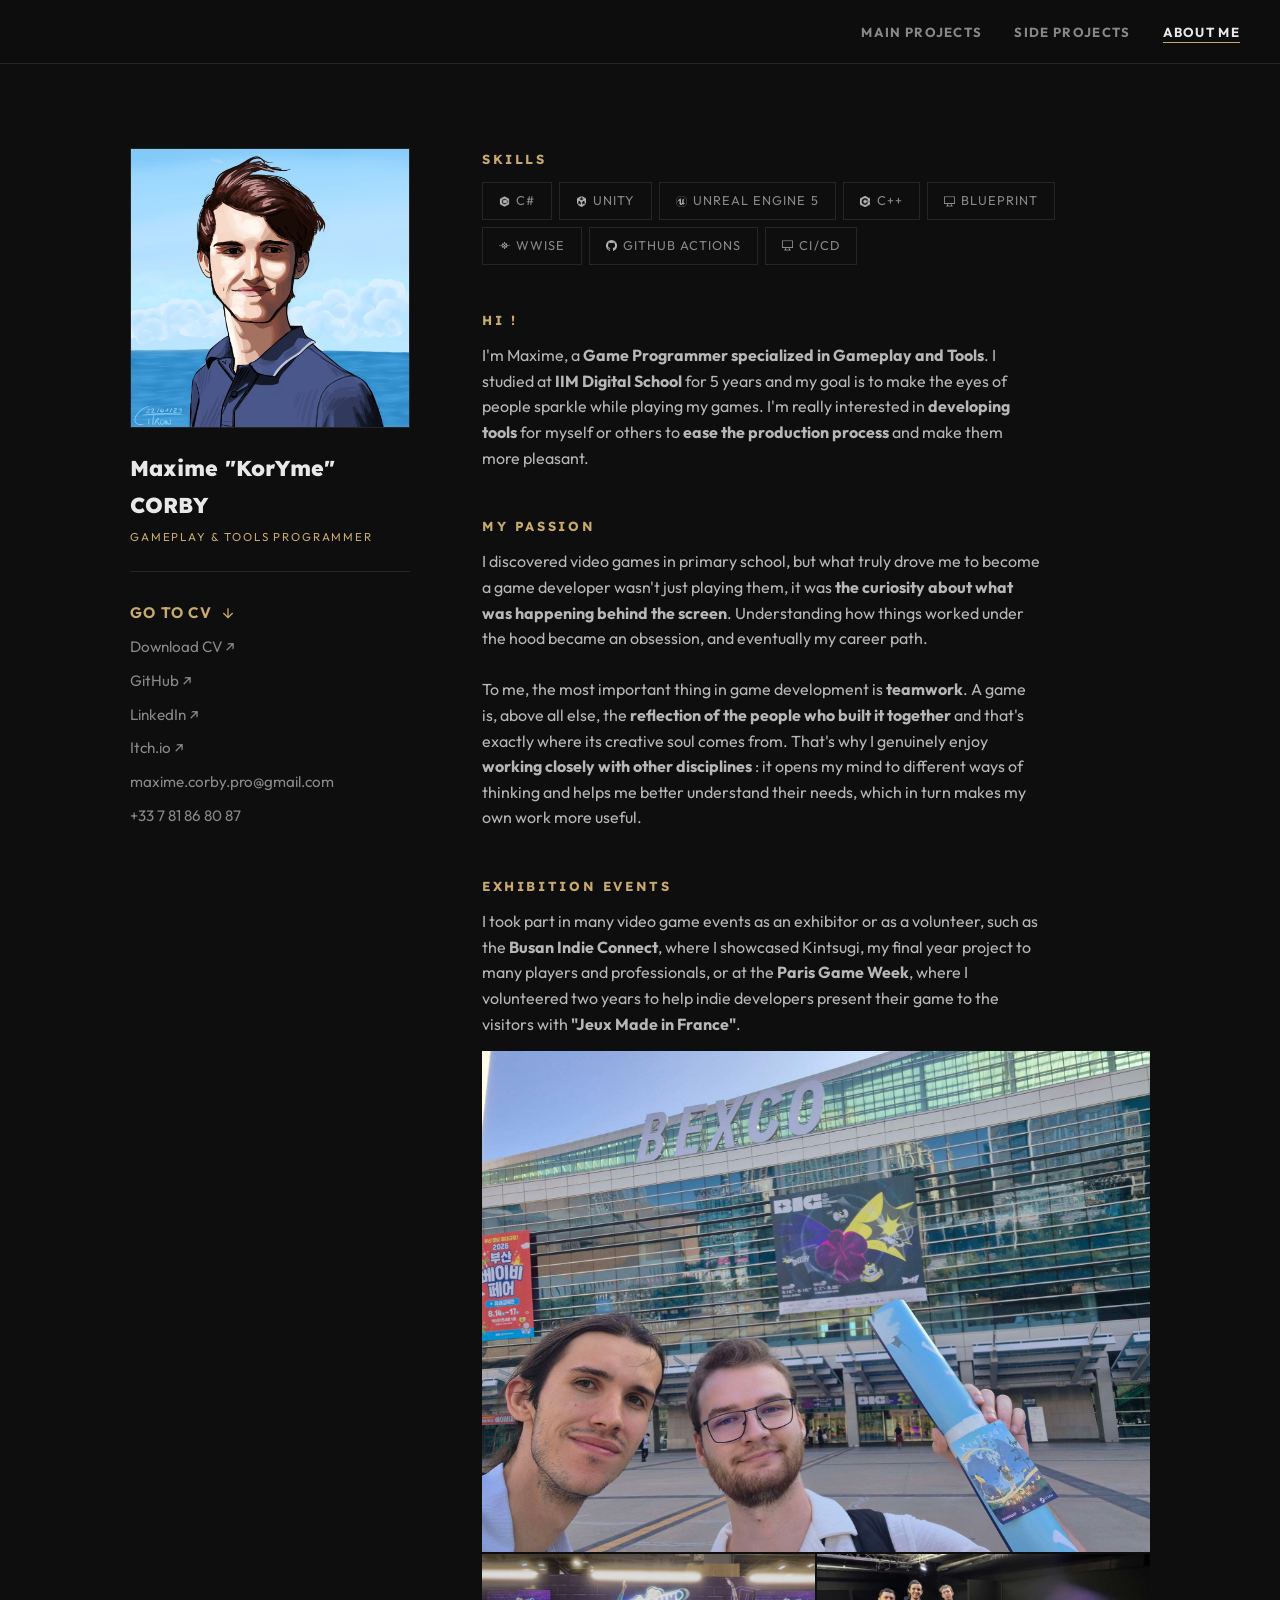
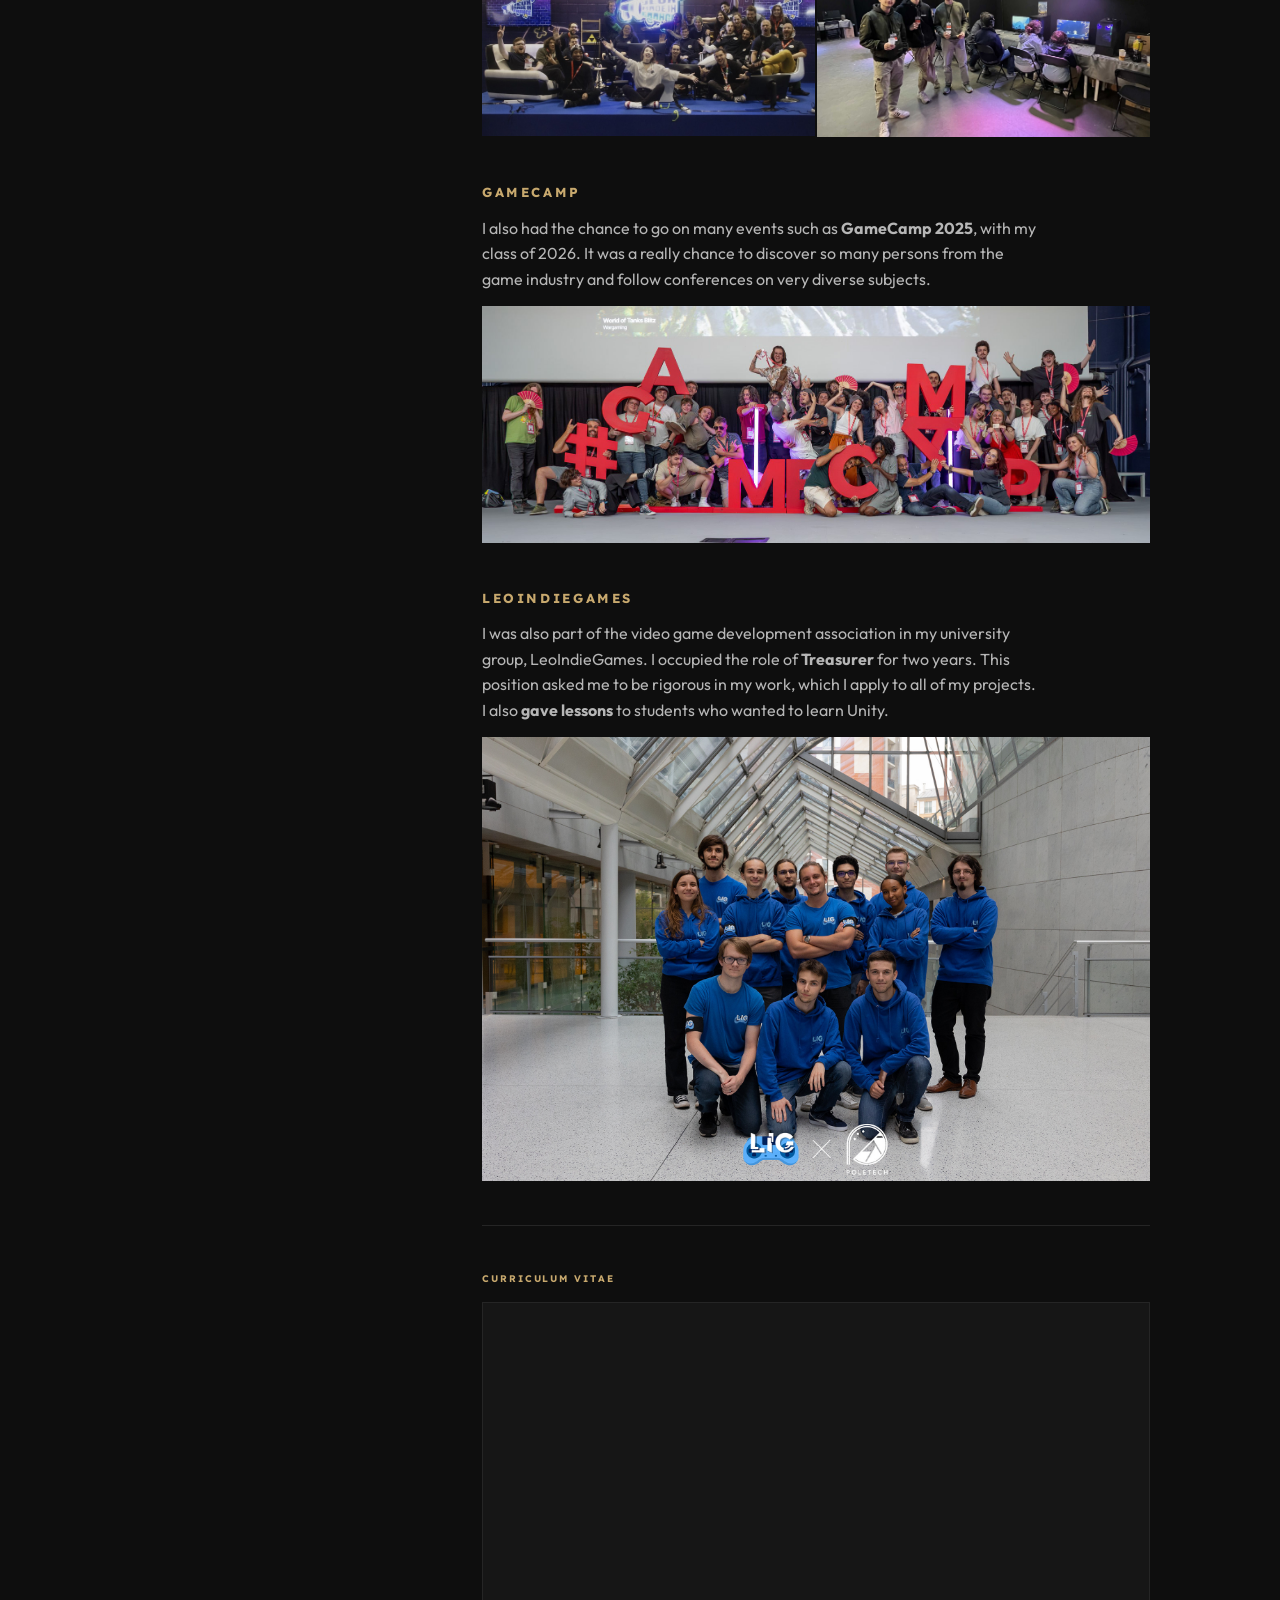
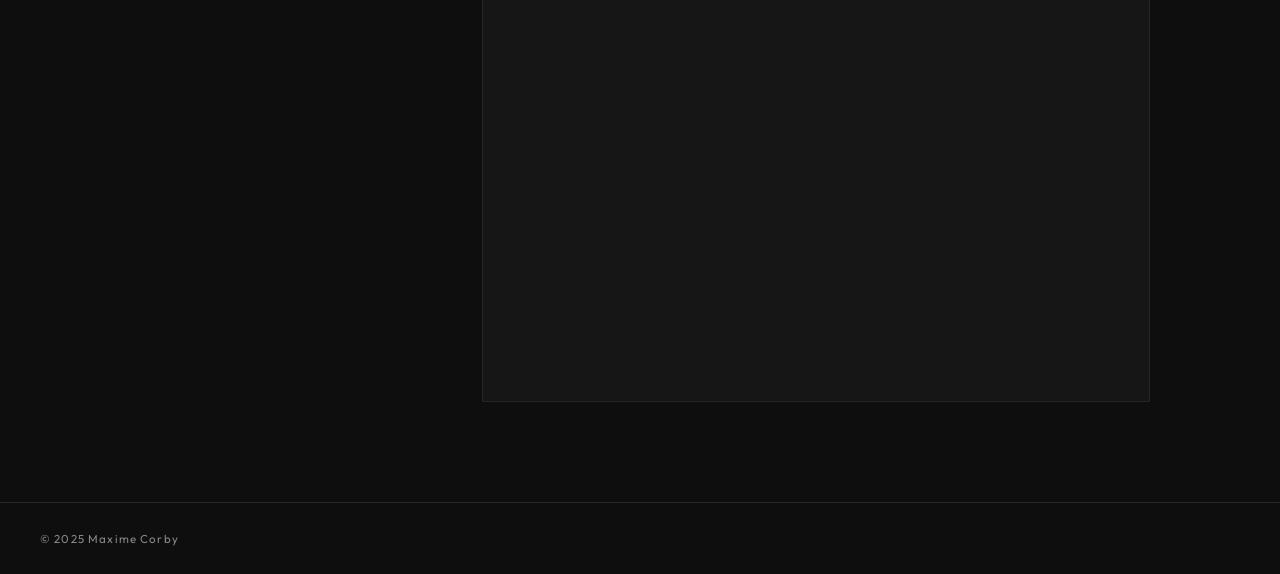
<file: about.html>
<!DOCTYPE html>
<html lang="en">
<head>
  <meta charset="UTF-8"/>
  <meta name="viewport" content="width=device-width, initial-scale=1.0"/>
  <title>Maxime CORBY — About Me</title>
  <link rel="icon" type="image/png" href="assets/about/photo.png">
  <link rel="stylesheet" href="style.css"/>
</head>
<body>

<nav>
  <ul class="nav-links">
    <li><a href="index.html">Main Projects</a></li>
    <li><a href="side-projects.html">Side Projects</a></li>
    <li><a href="about.html">About Me</a></li>
  </ul>
</nav>

<main class="page">
  <div class="about-layout" id="about-layout"></div>
</main>

<footer>
  <span>© 2025 Maxime Corby</span>
</footer>
<div class="back-top">↑</div>

<script src="main.js"></script>
<script>
  async function buildAbout() {
    const data = await fetch('projects.json').then(r => r.json());
    const a    = data.about;
    const layout = document.getElementById('about-layout');

    const portraitHTML = a.photo
            ? `<div class="portrait-wrap"><img src="${a.photo}" alt="${a.name}"></div>`
            : `<div class="portrait-ph">[ Photo ]</div>`;

    const contactsHTML = (a.contacts || []).map(c =>
            `<a href="${c.url}" target="_blank" rel="noopener">${c.label}${c.arrow ? ' ↗' : ''}</a>`
    ).join('');

    const sectionsHTML = (a.sections || []).map(s =>
            `<h3>${s.title}</h3><p>${parseMarkdown(s.text)}</p>${renderImgs(s.images)}`
    ).join('');

    const skillsHTML = techBadgeHTML(a.skills, 'tech-tag');

    let canvaHTML = '';
    if (a.canvaEmbedUrl && a.canvaEmbedUrl.trim() !== '') {
      canvaHTML = `
      <div class="canva-wrap reveal" id="cv">
        <h3>Curriculum Vitae</h3>
        <div class="canva-frame">
          <iframe src="${a.canvaEmbedUrl}" allowfullscreen allow="fullscreen *;"></iframe>
        </div>
      </div>`;
    }

    const goCvHTML = (a.canvaEmbedUrl && a.canvaEmbedUrl.trim() !== '') ? `
      <a href="#cv" class="go-cv">Go to CV
        <svg viewBox="0 0 24 24"><path d="M12 5v14M5 12l7 7 7-7"/></svg>
      </a>` : '';
    
    layout.innerHTML = `
    <aside class="about-left reveal">
      ${portraitHTML}
      <div>
        <p class="about-name">${a.name}</p>
        <p class="about-role">${a.role}</p>
        <div class="about-contacts">${goCvHTML}${contactsHTML}</div>
      </div>
    </aside>

    <div class="about-right reveal rd1">
      <h3>Skills</h3>
      <div class="tech-tags">${skillsHTML}</div>
      ${sectionsHTML}
      ${canvaHTML}
    </div>`;

    revealAll(layout);
  }
buildAbout();
</script>
</body>
</html>
</file>
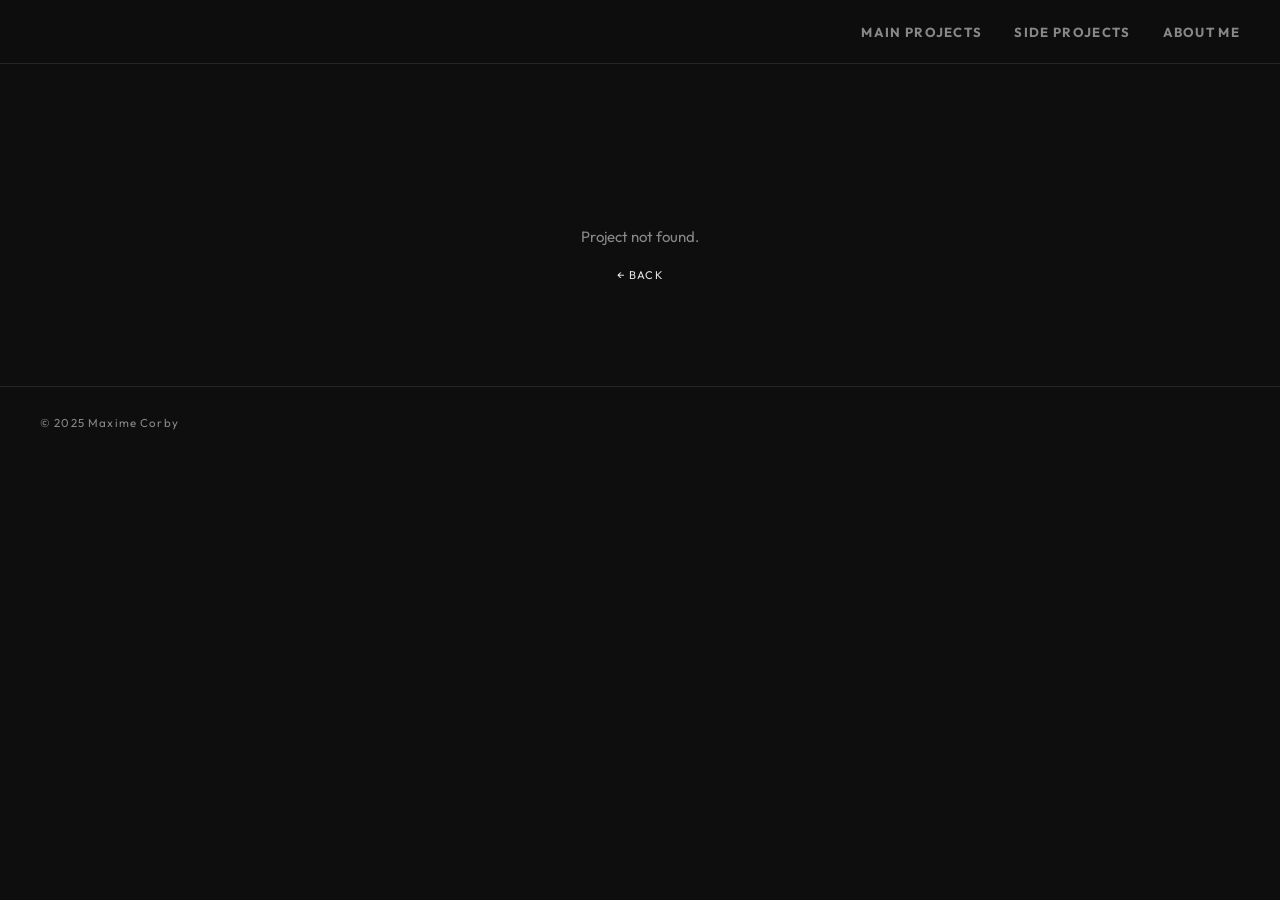
<file: project.html>
<!DOCTYPE html>
<html lang="en">
<head>
  <meta charset="UTF-8"/>
  <meta name="viewport" content="width=device-width, initial-scale=1.0"/>
  <title>Maxime CORBY — Project</title>
  <link rel="icon" type="image/png" href="assets/about/photo.png">
  <link rel="stylesheet" href="style.css"/>
</head>
<body>

<nav>
  <ul class="nav-links">
    <li><a href="index.html">Main Projects</a></li>
    <li><a href="side-projects.html">Side Projects</a></li>
    <li><a href="about.html">About Me</a></li>
  </ul>
</nav>

<main class="page" id="proj-page">
  <p style="padding-top:80px;color:var(--muted);font-size:.75rem">Loading…</p>
</main>

<footer>
  <span>© 2025 Maxime Corby</span>
</footer>
<div class="back-top">↑</div>

<script src="main.js"></script>
<script>
/* ── helpers ─────────────────────────────────────── */
function relatedCard(p, i) {
  const computedRole = (p.role && p.role.trim() !== '')
          ? p.role
          : (p.sections || []).map(s => s.title).join(', ');
  
  return `
    <a href="project.html?id=${p.id}" class="card reveal rd${i+1}">
      <div class="card-thumb">
        ${buildThumb(p)}
      </div>
      <div class="card-body">
        <div class="card-idx">${p.year}</div>
        ${p.company ? `<div style="font-size:.62rem;letter-spacing:.1em;text-transform:uppercase;color:var(--accent);margin-bottom:4px;">${p.company}</div>` : ''}
        <div class="card-title">${p.title}</div>
        <div class="card-meta">${p.engine} · ${p.genre} · ${p.duration} · ${p.teamSize}</div>
        <div class="card-role">${computedRole}</div>
        <div class="card-tech-row">${techBadgeHTML(p.technologies, 'tech-badge')}</div>
      </div>
    </a>`;
}

/* ── main render ─────────────────────────────────── */
async function render() {
  const id   = new URLSearchParams(location.search).get('id');
  const data = await fetch('projects.json').then(r => r.json());
  const all  = data.projects;
  const p    = all.find(x => x.id === id);
  const page = document.getElementById('proj-page');

  if (!p) {
    page.innerHTML = `<div style="padding-top:100px;text-align:center;color:var(--muted)">
      <p>Project not found.</p>
      <a href="index.html" style="color:var(--text);font-size:.7rem;letter-spacing:.12em;text-transform:uppercase;margin-top:16px;display:inline-block">← Back</a>
    </div>`;
    return;
  }

  document.title = `Maxime CORBY — ${p.title}`;
  const backHref = p.category === 'side' ? 'side-projects.html' : 'index.html';

  /* YouTube — optional */
  const ytHTML = p.youtubeId ? `
    <div class="yt-wrap reveal">
      <h3>Trailer</h3>
      <div class="yt-frame">
        <iframe
          src="https://www.youtube.com/embed/${p.youtubeId}"
          title="${p.title} — Trailer"
          allow="accelerometer; autoplay; clipboard-write; encrypted-media; gyroscope; picture-in-picture"
          allowfullscreen>
        </iframe>
      </div>
    </div>` : '';

  /* sections */
  const sectionsHTML = (p.sections||[]).map((s, i) => `
    <div class="proj-section reveal">
      <div class="proj-section-inner">
        <div class="proj-section-label">
          <span class="s-num">${String(i+1).padStart(2,'0')}</span>
          <h2>${s.title}</h2>
        </div>
        <div class="proj-section-content">
          <p>${parseMarkdown(s.body)}</p>
          ${renderImgs(s.images)}
        </div>
      </div>
    </div>`).join('');

  /* related */
  const rels = (p.related||[]).map(rid => all.find(x => x.id === rid)).filter(Boolean).slice(0,3);
  const relatedHTML = rels.length ? `
    <div class="related reveal">
      <div class="section-title">You may also like</div>
      <div class="project-grid" style="grid-template-columns:repeat(${rels.length},1fr)">
        ${rels.map((r,i) => relatedCard(r,i)).join('')}
      </div>
    </div>` : '';

  /* tech tags with icons */
  const techTagsHTML = techBadgeHTML(p.technologies, 'tech-tag');
  const computedRole = (p.role && p.role.trim() !== '')
          ? p.role
          : (p.sections || []).map(s => s.title).join(', ');
  const companyHTML = p.company ? `<div class="company-badge">${p.company}</div>` : '';

  const validLinks = (p.links || []).filter(l => l.url && l.url.trim() !== '');
  const linkHTML = validLinks.length ? `
  <div style="margin-top: 20px;">
    <h3>Links</h3>
    <div style="display:flex;flex-wrap:wrap;gap:8px;">
      ${validLinks.map(l => `
        <a href="${l.url}" target="_blank" rel="noopener" class="btn btn-link">${l.label} ↗</a>
      `).join('')}
    </div>
  </div>` : '';

  page.innerHTML = `
    <!-- Header -->
    <header class="proj-header reveal">
      <a href="${backHref}" class="proj-back">← Back to projects</a>
      <div class="proj-meta-row">
        <span class="proj-year">${p.year}</span>
        ${p.status ? `<span class="proj-badge">${p.status}</span>` : ''}
      </div>
      <h1>${p.title}</h1>
      ${companyHTML}
      <p class="proj-tagline">${p.tagline}</p>
      <div class="proj-specs">
        <span><strong>${p.engine}</strong></span>
        <span>${p.genre}</span>
        <span>${p.duration}</span>
        <span>${p.teamSize}</span>
      </div>
    </header>

    <!-- Context -->
    <div class="proj-ctx reveal">
      <div>
        <h3>Context</h3>
        <p>${p.context}<br><br>
          <strong style="color:var(--text)">Team :</strong> ${p.team}<br>
          <strong style="color:var(--text)">My role :</strong> ${computedRole}
        </p>
      </div>
      <div>
        <h3>Technologies</h3>
        <div class="tech-tags">${techTagsHTML}</div>
        ${linkHTML}
      </div>
    </div>

    <!-- YouTube trailer (optionnel) -->
    ${ytHTML}

    <!-- Sections -->
    ${sectionsHTML}

    <!-- Related -->
    ${relatedHTML}
  `;

  const sections = page.querySelectorAll('.proj-section');
  if (sections.length) sections[sections.length - 1].classList.add('last-section');

  revealAll(page);
}

render();
</script>
</body>
</html>
</file>
<file: style.css>
/* ============================================================
   MAXIME CORBY — Portfolio V3
   DA : Space Mono + Syne, dark #0e0e0e, accent gold
   ============================================================ */

@import url('https://fonts.googleapis.com/css2?family=Lexend:wght@400;600;700;800&family=Outfit:wght@400;600;700;800&display=swap');

:root {
  --bg:       #0e0e0e;
  --surface:  #161616;
  --border:   #252525;
  --text:     #e8e8e8;
  --mi-muted: #b6b6b6;
  --muted:    #888;
  --accent:   #c8a96e;
  --accent-d: #7a6540;
  --fs:       'Lexend', sans-serif;
  --fm:       'Outfit', sans-serif;
  --nav-h:    64px;
  --max-w:    1100px;
  --ease:     cubic-bezier(.25,.46,.45,.94);
}

*, *::before, *::after { box-sizing: border-box; margin: 0; padding: 0; }
html { scroll-behavior: smooth; }
body {
  background: var(--bg);
  color: var(--text);
  font-family: var(--fm);
  font-size: 15px;
  line-height: 1.7;
  -webkit-font-smoothing: antialiased;
  overflow-x: hidden;
}
img { display: block; max-width: 100%; }
a   { color: inherit; text-decoration: none; }

/* ── NAV ───────────────────────────────────────────── */
nav {
  position: fixed; top: 0; left: 0; right: 0;
  height: var(--nav-h);
  display: flex; align-items: center; justify-content: flex-end;
  gap: 48px; 
  padding: 0 40px;
  background: rgba(14,14,14,.9);
  backdrop-filter: blur(12px);
  border-bottom: 1px solid var(--border);
  z-index: 100;
}
.nav-logo {
  font-family: var(--fs); font-weight: 800; font-size: 1.05rem;
  letter-spacing: .06em; text-transform: uppercase;
  transition: color .2s;
}
.nav-logo:hover { color: var(--accent); }
.nav-links { display: flex; gap: 32px; list-style: none; }
.nav-links a {
  font-size: .82rem; letter-spacing: .1em; text-transform: uppercase;
  color: var(--muted); position: relative; transition: color .2s; font-weight: 700;
}
.nav-links a::after {
  content: ''; position: absolute; bottom: -3px; left: 0; right: 0;
  height: 1px; background: var(--accent);
  transform: scaleX(0); transition: transform .25s var(--ease);
}
.nav-links a:hover, .nav-links a.active { color: var(--text); }
.nav-links a:hover::after, .nav-links a.active::after { transform: scaleX(1); }

/* ── PAGE WRAPPER ──────────────────────────────────── */
.page {
  padding-top: calc(var(--nav-h) + 60px);
  padding-bottom: 100px;
  max-width: var(--max-w);
  margin: 0 auto;
  padding-left: 40px;
  padding-right: 40px;
}

/* ── HERO ──────────────────────────────────────────── */
.hero { padding: 72px 0 56px; border-bottom: 1px solid var(--border); margin-bottom: 56px; }
.hero-label {
  font-size: 1rem; letter-spacing: .22em; text-transform: uppercase;
  color: var(--accent); margin-bottom: 16px;
}
.hero h1 {
  font-family: var(--fs); font-size: clamp(2.6rem,5.5vw,4.2rem);
  font-weight: 800; letter-spacing: -.02em; line-height: 1.05; margin-bottom: 12px;
}
.hero-sub {
  font-size: 1.1rem; letter-spacing: .16em; text-transform: uppercase;
  color: var(--muted); margin-bottom: 36px;
}
.hero-cta { display: flex; gap: 12px; flex-wrap: wrap; }

/* ── BUTTONS ───────────────────────────────────────── */
.btn {
  display: inline-block; padding: 10px 24px;
  font-family: var(--fm); font-size: .7rem; letter-spacing: .12em; text-transform: uppercase;
  border: 1px solid var(--border); color: var(--muted);
  transition: border-color .2s, color .2s, background .2s;
}
.btn:hover { border-color: var(--accent); color: var(--accent); }
.btn.primary { background: var(--accent); border-color: var(--accent); color: #0e0e0e; }
.btn.primary:hover { background: transparent; color: var(--accent); }

.btn-link {
  background: var(--accent);
  border-color: var(--accent);
  color: #0e0e0e;
}
.btn-link:hover {
  background: transparent;
  color: var(--accent);
}

/* ── SECTION TITLE ─────────────────────────────────── */
.section-title {
  font-family: var(--fs); font-size: .85rem; font-weight: 700;
  letter-spacing: .22em; text-transform: uppercase; color: var(--muted);
  margin-bottom: 28px;
  display: flex; align-items: center; gap: 14px;
}
.section-title::after { content: ''; flex: 1; height: 1px; background: var(--border); }

/* ── PROJECT GRID ──────────────────────────────────── */
.project-grid {
  display: grid; grid-template-columns: repeat(auto-fill, minmax(320px, 1fr));
  gap: 2px;
}
.project-grid.two-col   { grid-template-columns: repeat(2, 1fr); }
.project-grid.three-col { grid-template-columns: repeat(3, 1fr); }

/* ── CARD ──────────────────────────────────────────── */
.card {
  display: block; background: var(--surface);
  position: relative; overflow: hidden; cursor: pointer;
}

/* Thumbnail */
.card-thumb {
  position: relative; aspect-ratio: 4/3; overflow: hidden; background: #111;
}
.card-thumb .img-still,
.card-thumb .img-gif {
  position: absolute; inset: 0; width: 100%; height: 100%;
  object-fit: cover;
  transition: transform .6s var(--ease), opacity .3s;
}
.card-thumb .img-gif   { opacity: 0; }
.card-thumb .img-still { opacity: 1; }
.card:hover .card-thumb .img-gif   { opacity: 1; }
.card:hover .card-thumb .img-still { opacity: 0; }
.card:hover .card-thumb .img-still,
.card:hover .card-thumb .img-gif   { transform: scale(1.02); }

/* Dark overlay on hover */
.card-thumb::after {
  content: ''; position: absolute; inset: 0;
  background: rgba(14,14,14,.0); opacity: 0; transition: opacity .3s;
  z-index: 1;
}
.card:hover .card-thumb::after { opacity: 1; }

/* Overlay info — titre + meta visible au hover */
.card-overlay {
  position: absolute; inset: 0; z-index: 2;
  display: flex; flex-direction: column; justify-content: flex-end;
  padding: 20px;
  opacity: 0; transform: translateY(8px);
  transition: opacity .3s var(--ease), transform .3s var(--ease);
}
.card:hover .card-overlay { opacity: 1; transform: translateY(0); }
.card-overlay-title {
  font-family: var(--fs); font-size: 1.25rem; font-weight: 800;
  color: #fff; line-height: 1.15; margin-bottom: 4px;
  text-shadow: 0 1px 8px rgba(0,0,0,.8);
}
.card-overlay-meta {
  font-size: .75rem; letter-spacing: .08em; color: rgba(255,255,255,.7);
  text-shadow: 0 1px 6px rgba(0,0,0,.8);
}
.card-overlay-role {
  font-size: .72rem; letter-spacing: .06em; color: var(--accent);
  margin-top: 3px; text-shadow: 0 1px 6px rgba(0,0,0,.8);
}

/* Tech chips in overlay */
.card-overlay-techs {
  display: flex; flex-wrap: wrap; gap: 5px; margin-top: 8px;
}
.card-overlay-techs .chip {
  display: flex; align-items: center; gap: 4px;
  padding: 2px 8px; background: rgba(14,14,14,.75);
  border: 1px solid rgba(200,169,110,.4);
  font-size: .55rem; letter-spacing: .08em; color: var(--accent);
  backdrop-filter: blur(4px);
}
.chip svg { width: 10px; height: 10px; fill: currentColor; }

/* Placeholder */
.thumb-ph {
  position: absolute; inset: 0;
  display: flex; align-items: center; justify-content: center;
  font-size: .6rem; letter-spacing: .1em; color: var(--border);
}

/* Card body (always visible) */
.card-body { padding: 18px 20px 22px; border-top: 1px solid var(--border); }
.card-idx  { font-size: .65rem; letter-spacing: .16em; color: rgba(200,169,110,.3); margin-bottom: 7px; }
.card-title {
  font-family: var(--fs); font-size: 1.35rem; font-weight: 700;
  line-height: 1.2; margin-bottom: 7px; transition: color .2s;
}
.card:hover .card-title { color: var(--accent); }
.card-meta  { font-size: .95rem; letter-spacing: .06em; color: var(--muted); line-height: 1.6; margin-bottom: 4px; }
.card-role  { font-size: .9rem; letter-spacing: .05em; color: var(--accent-d); }

/* Tech badges in card body */
.card-tech-row {
  display: flex; flex-wrap: wrap; gap: 5px; margin-top: 10px;
}
.card-tech-row .tech-badge {
  display: flex; align-items: center; gap: 5px;
  padding: 5px 12px; border: 1px solid var(--border);
  font-size: .75rem; letter-spacing: .07em; color: var(--muted);
  transition: border-color .2s, color .2s;
}
.card-tech-row .tech-badge svg { width: 14px; height: 14px; fill: currentColor; flex-shrink: 0; }
.card:hover .card-tech-row .tech-badge { border-color: rgba(200,169,110,.3); color: var(--accent); }

.company-badge {
  display: inline-flex;
  align-items: center;
  gap: 8px;
  font-size: .72rem;
  font-weight: 600;
  letter-spacing: .12em;
  text-transform: uppercase;
  color: var(--accent);
  border: 1px solid var(--accent-d);
  padding: 4px 14px;
  margin-bottom: 16px;
}

/* ── PROJECT PAGE ──────────────────────────────────── */
.proj-header {
  padding-bottom: 52px; border-bottom: 1px solid var(--border); margin-bottom: 60px;
}
.proj-back {
  display: inline-flex; align-items: center; gap: 8px;
  font-size: .85rem; letter-spacing: .14em; text-transform: uppercase;
  color: var(--muted); margin-bottom: 36px; transition: color .2s, gap .2s;
}
.proj-back:hover { color: var(--accent); gap: 12px; }

.proj-meta-row { display: flex; align-items: center; gap: 12px; margin-bottom: 16px; }
.proj-year { font-size: .85rem; letter-spacing: .18em; text-transform: uppercase; color: var(--accent); }
.proj-badge {
  font-size: .58rem; letter-spacing: .14em; text-transform: uppercase;
  background: var(--accent); color: #0e0e0e; padding: 2px 10px;
}
.proj-header h1 {
  font-family: var(--fs); font-size: clamp(2.4rem,5.5vw,4rem);
  font-weight: 800; letter-spacing: -.02em; line-height: 1.0; margin-bottom: 14px;
}
.proj-tagline {
  font-size: 1.2rem;
  font-style: italic;
  color: var(--text);
  margin-top: 16px;
  margin-bottom: 24px;
}
.proj-specs {
  display: flex; gap: 28px; flex-wrap: wrap;
  font-size: .9rem; letter-spacing: .08em; color: var(--muted);
}
.proj-specs strong { color: var(--text); }

/* Context */
.proj-ctx {
  display: grid; grid-template-columns: 1fr 1fr;
  gap: 52px; padding-bottom: 60px;
  border-bottom: 1px solid var(--border); margin-bottom: 72px;
}
.proj-ctx h3 {
  font-family: var(--fs);
  font-size: .75rem;
  font-weight: 700;
  letter-spacing: .2em;
  text-transform: uppercase;
  color: var(--text);
  margin-bottom: 12px;
}
.proj-ctx p { font-size: .9rem; color: var(--muted); line-height: 1.9; }
.tech-tags { display: flex; flex-wrap: wrap; gap: 7px; margin-top: 4px; }
.tech-tag {
  display: flex; align-items: center; gap: 6px;
  font-size: .8rem; letter-spacing: .08em; text-transform: uppercase;
  color: var(--muted); border: 1px solid var(--border); padding: 7px 16px;
  transition: border-color .2s, color .2s;
}
.tech-tag svg { width: 16px; height: 16px; fill: currentColor; flex-shrink: 0; }
.tech-tag:hover { border-color: var(--accent); color: var(--accent); }

/* Section */
.proj-section { margin-bottom: 72px; padding-bottom: 72px; border-bottom: 1px solid var(--border); }
.proj-section.last-section { border-bottom: none; margin-bottom: 0; padding-bottom: 0; }
.proj-section-inner {
  display: grid; grid-template-columns: 200px 1fr;
  gap: 56px; align-items: start;
}
.proj-section-label { position: sticky; top: calc(var(--nav-h) + 20px); }
.proj-section-label .s-num {
  font-size: .52rem; letter-spacing: .18em; color: rgba(200,169,110,.25);
  display: block; margin-bottom: 8px;
}
.proj-section-label h2 {
  font-family: var(--fs); font-size: 1.45rem; font-weight: 800; line-height: 1.15;
}
.proj-section-content p {
  font-size: 1rem; color: var(--mi-muted); line-height: 1.65;
  margin-bottom: 28px; max-width: 640px;
}

/* Image layouts */
.proj-imgs { margin-top: 4px; }
.imgs-1 .proj-img { width: 100%; aspect-ratio: 16/9; object-fit: cover; background: var(--surface); display: block; }
.imgs-2 { display: grid; grid-template-columns: 1fr 1fr; gap: 2px; }
.imgs-2 .proj-img { width: 100%; aspect-ratio: 16/10; object-fit: cover; background: var(--surface); display: block; }
.imgs-3 { display: grid; grid-template-columns: 1fr 1fr; gap: 2px; }
.imgs-3 .proj-img:first-child { grid-column: 1/-1; width: 100%; aspect-ratio: 16/7; object-fit: cover; background: var(--surface); display: block; }
.imgs-3 .proj-img:not(:first-child) { width: 100%; aspect-ratio: 16/10; object-fit: cover; background: var(--surface); display: block; }
.img-ph {
  width: 100%; aspect-ratio: 16/9; background: var(--surface);
  border: 1px dashed var(--border);
  display: flex; align-items: center; justify-content: center;
  font-size: .6rem; letter-spacing: .1em; color: var(--border);
}

/* Video layouts */
video.proj-img { object-fit: cover; }

/* YouTube embed */
.yt-wrap {
  margin-bottom: 72px;
  padding-bottom: 72px;
  border-bottom: 1px solid var(--border);
}

.yt-wrap h3 {
  font-family: var(--fs);
  font-size: .75rem;
  font-weight: 700;
  letter-spacing: .2em;
  text-transform: uppercase;
  color: var(--text);
  margin-bottom: 16px;
}
.yt-frame {
  position: relative; width: 100%; aspect-ratio: 16/9; background: #000;
  overflow: hidden;
}
.yt-frame iframe {
  position: absolute; inset: 0; width: 100%; height: 100%; border: 0;
}

/* Related */
.related { margin-top: 80px; padding-top: 36px; border-top: 1px solid var(--border); }

/* ── ABOUT PAGE ────────────────────────────────────── */
.about-layout {
  display: grid; grid-template-columns: 280px 1fr;
  gap: 72px; align-items: start; padding-top: 24px;
}
.about-left { position: sticky; top: calc(var(--nav-h) + 24px); }
.portrait-wrap {
  aspect-ratio: 1/1; overflow: hidden;
  background: var(--surface); border: 1px solid var(--border); margin-bottom: 22px;
}
.portrait-wrap img { width: 100%; height: 100%; object-fit: cover; }
.portrait-ph {
  width: 100%; aspect-ratio: 1/1;
  background: var(--surface); border: 1px solid var(--border);
  display: flex; align-items: center; justify-content: center;
  font-size: .62rem; letter-spacing: .1em; color: var(--border); margin-bottom: 22px;
}
.about-name { font-family: var(--fs); font-size: 1.35rem; font-weight: 800; margin-bottom: 4px; }
.about-role { font-size: .72rem; letter-spacing: .16em; text-transform: uppercase; color: var(--accent); }
.about-contacts { margin-top: 24px; padding-top: 20px; border-top: 1px solid var(--border); display: flex; flex-direction: column; gap: 8px; }
.about-contacts a { font-size: .95rem; color: var(--muted); transition: color .2s; }
.about-contacts a:hover { color: var(--accent); }

.about-right h3 {
  font-family: var(--fs); font-size: .82rem; font-weight: 700;
  letter-spacing: .2em; text-transform: uppercase; color: var(--accent);
  margin-bottom: 12px; margin-top: 44px;
}
.about-right h3:first-child { margin-top: 0; }
.about-right p { font-size: 1rem; color: var(--mi-muted); line-height: 1.6; margin-bottom: 14px; max-width: 560px; }

/* Canva embed */
.canva-wrap {
  margin-top: 44px; padding-top: 44px; border-top: 1px solid var(--border);
}
.canva-wrap h3 {
  font-family: var(--fs); font-size: .6rem; font-weight: 700;
  letter-spacing: .2em; text-transform: uppercase; color: var(--accent);
  margin-bottom: 16px; margin-top: 0;
}
.canva-frame {
  position: relative; width: 100%; aspect-ratio: 3/4; max-height: 700px;
  background: var(--surface); border: 1px solid var(--border);
  overflow: hidden;
}
.canva-frame iframe {
  position: absolute; inset: 0; width: 100%; height: 100%; border: 0;
}
.canva-fallback {
  display: flex; flex-direction: column; align-items: center; justify-content: center;
  height: 100%; gap: 12px; color: var(--muted); font-size: .72rem; letter-spacing: .08em;
}
.canva-fallback a { color: var(--accent); border-bottom: 1px solid var(--accent); padding-bottom: 2px; transition: opacity .2s; }
.canva-fallback a:hover { opacity: .7; }

/* GO TO CV */
.about-contacts .go-cv {
  display: inline-flex; align-items: center; gap: 8px;
  margin-top: 8px; color: var(--accent);
  font-weight: 700; letter-spacing: .08em; text-transform: uppercase;
}
.go-cv svg {
  width: 16px; height: 16px; fill: none;
  stroke: currentColor; stroke-width: 2;
  animation: bounce-down 1.6s ease-in-out infinite;
}
@keyframes bounce-down { 0%, 100% { transform: translateY(0); } 50% { transform: translateY(4px); } }
.canva-wrap { scroll-margin-top: calc(var(--nav-h) + 20px); }

/* ── FOOTER ────────────────────────────────────────── */
footer {
  border-top: 1px solid var(--border); padding: 26px 40px;
  display: flex; justify-content: space-between; align-items: center;
  font-size: .72rem; letter-spacing: .1em; color: var(--muted);
}
.footer-links { display: flex; gap: 28px; }
.footer-links a { transition: color .2s; }
.footer-links a:hover { color: var(--accent); }

/* ── BACK TO TOP ───────────────────────────────────── */
.back-top {
  position: fixed; bottom: 28px; right: 28px;
  width: 40px; height: 40px; border: 1px solid var(--border);
  background: var(--bg); display: flex; align-items: center; justify-content: center;
  font-size: .72rem; color: var(--muted); cursor: pointer;
  opacity: 0; pointer-events: none;
  transition: opacity .3s, border-color .2s, color .2s; z-index: 90;
}
.back-top.show { opacity: 1; pointer-events: auto; }
.back-top:hover { border-color: var(--accent); color: var(--accent); }

/* ── REVEAL ────────────────────────────────────────── */
.reveal { opacity: 0; transform: translateY(22px); transition: opacity .6s var(--ease), transform .6s var(--ease); }
.reveal.visible { opacity: 1; transform: none; }
.rd1 { transition-delay: .08s; }
.rd2 { transition-delay: .16s; }
.rd3 { transition-delay: .24s; }

/* ── RESPONSIVE ────────────────────────────────────── */
@media (max-width: 900px) {
  .project-grid.two-col, .project-grid.three-col { grid-template-columns: repeat(2, 1fr); }
  .proj-section-inner { grid-template-columns: 1fr; gap: 20px; }
  .proj-section-label { position: static; }
  .proj-ctx { grid-template-columns: 1fr; gap: 32px; }
  .about-layout { grid-template-columns: 1fr; }
  .about-left { position: static; display: grid; grid-template-columns: 200px 1fr; gap: 24px; align-items: start; }
  .portrait-wrap, .portrait-ph { max-width: 200px; }
}
@media (max-width: 850px) {
  .related .project-grid {
    grid-template-columns: 1fr !important;
  }
}
@media (max-width: 600px) {
  nav { padding: 0 20px; }
  .nav-links { gap: 18px; }
  .page { padding-left: 20px; padding-right: 20px; }
  .project-grid, .project-grid.two-col, .project-grid.three-col { grid-template-columns: 1fr; }
  footer { padding: 22px 20px; flex-direction: column; gap: 14px; text-align: center; }
  .imgs-2, .imgs-3 { grid-template-columns: 1fr; }
  .imgs-3 .proj-img:first-child { grid-column: auto; aspect-ratio: 16/10; }
}

/* ── LIGHTBOX ──────────────────────────────────────── */
.zoomable { cursor: zoom-in; }

.lightbox {
  position: fixed; inset: 0; z-index: 200;
  display: flex; align-items: center; justify-content: center;
  background: rgba(8,8,8,.94);
  opacity: 0; pointer-events: none;
  transition: opacity .25s var(--ease);
}
.lightbox.open { opacity: 1; pointer-events: auto; }

.lb-stage { display: flex; align-items: center; justify-content: center; }
.lb-stage img, .lb-stage video {
  max-width: 92vw; max-height: 88vh;
  object-fit: contain; display: block;
}

.lb-btn {
  position: absolute; width: 44px; height: 44px;
  display: flex; align-items: center; justify-content: center;
  background: rgba(14,14,14,.6); border: 1px solid var(--border);
  color: var(--text); cursor: pointer;
  transition: border-color .2s, color .2s;
}
.lb-btn:hover { border-color: var(--accent); color: var(--accent); }
.lb-btn svg { width: 18px; height: 18px; fill: none; stroke: currentColor; stroke-width: 2; }
.lb-close { top: 20px; right: 20px; }
.lb-prev  { left: 20px;  top: 50%; transform: translateY(-50%); }
.lb-next  { right: 20px; top: 50%; transform: translateY(-50%); }

.lb-counter {
  position: absolute; bottom: 20px; left: 50%; transform: translateX(-50%);
  font-size: .85rem; letter-spacing: .15em; color: var(--muted);
}
</file>
